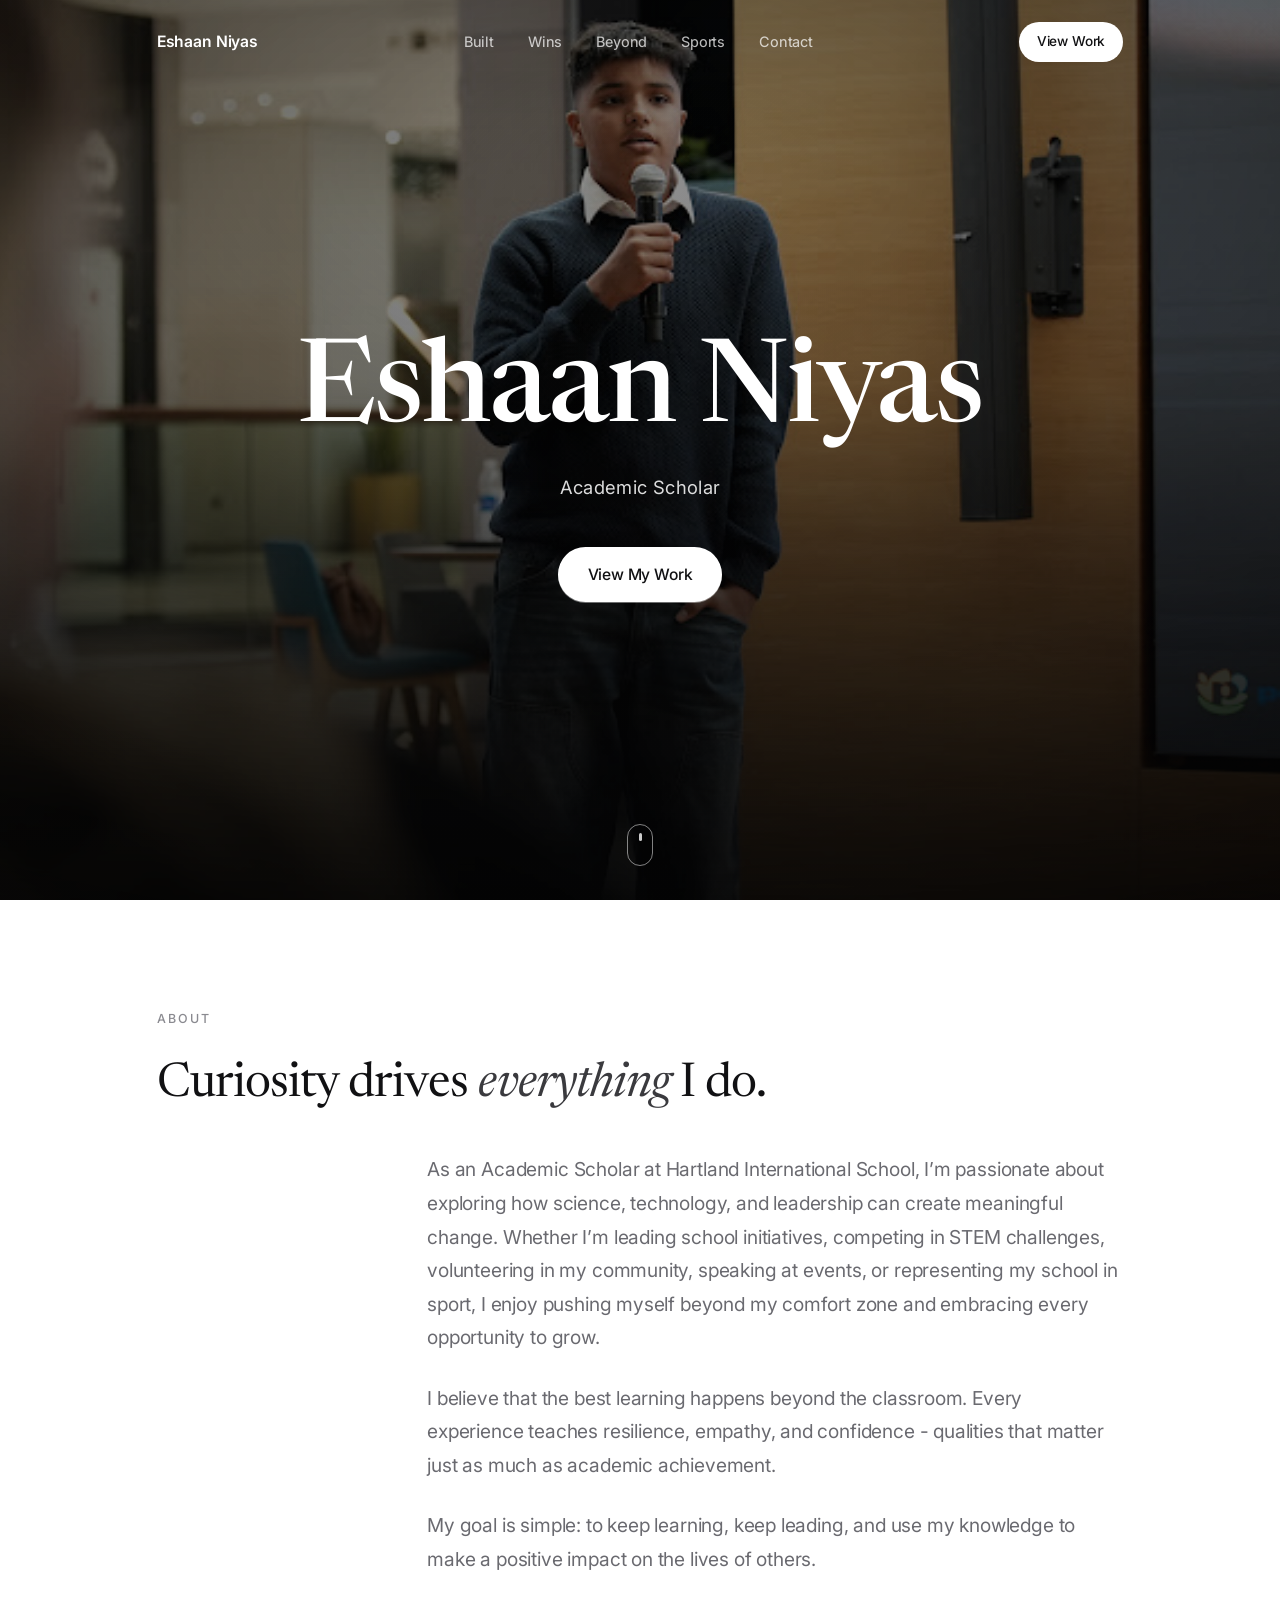
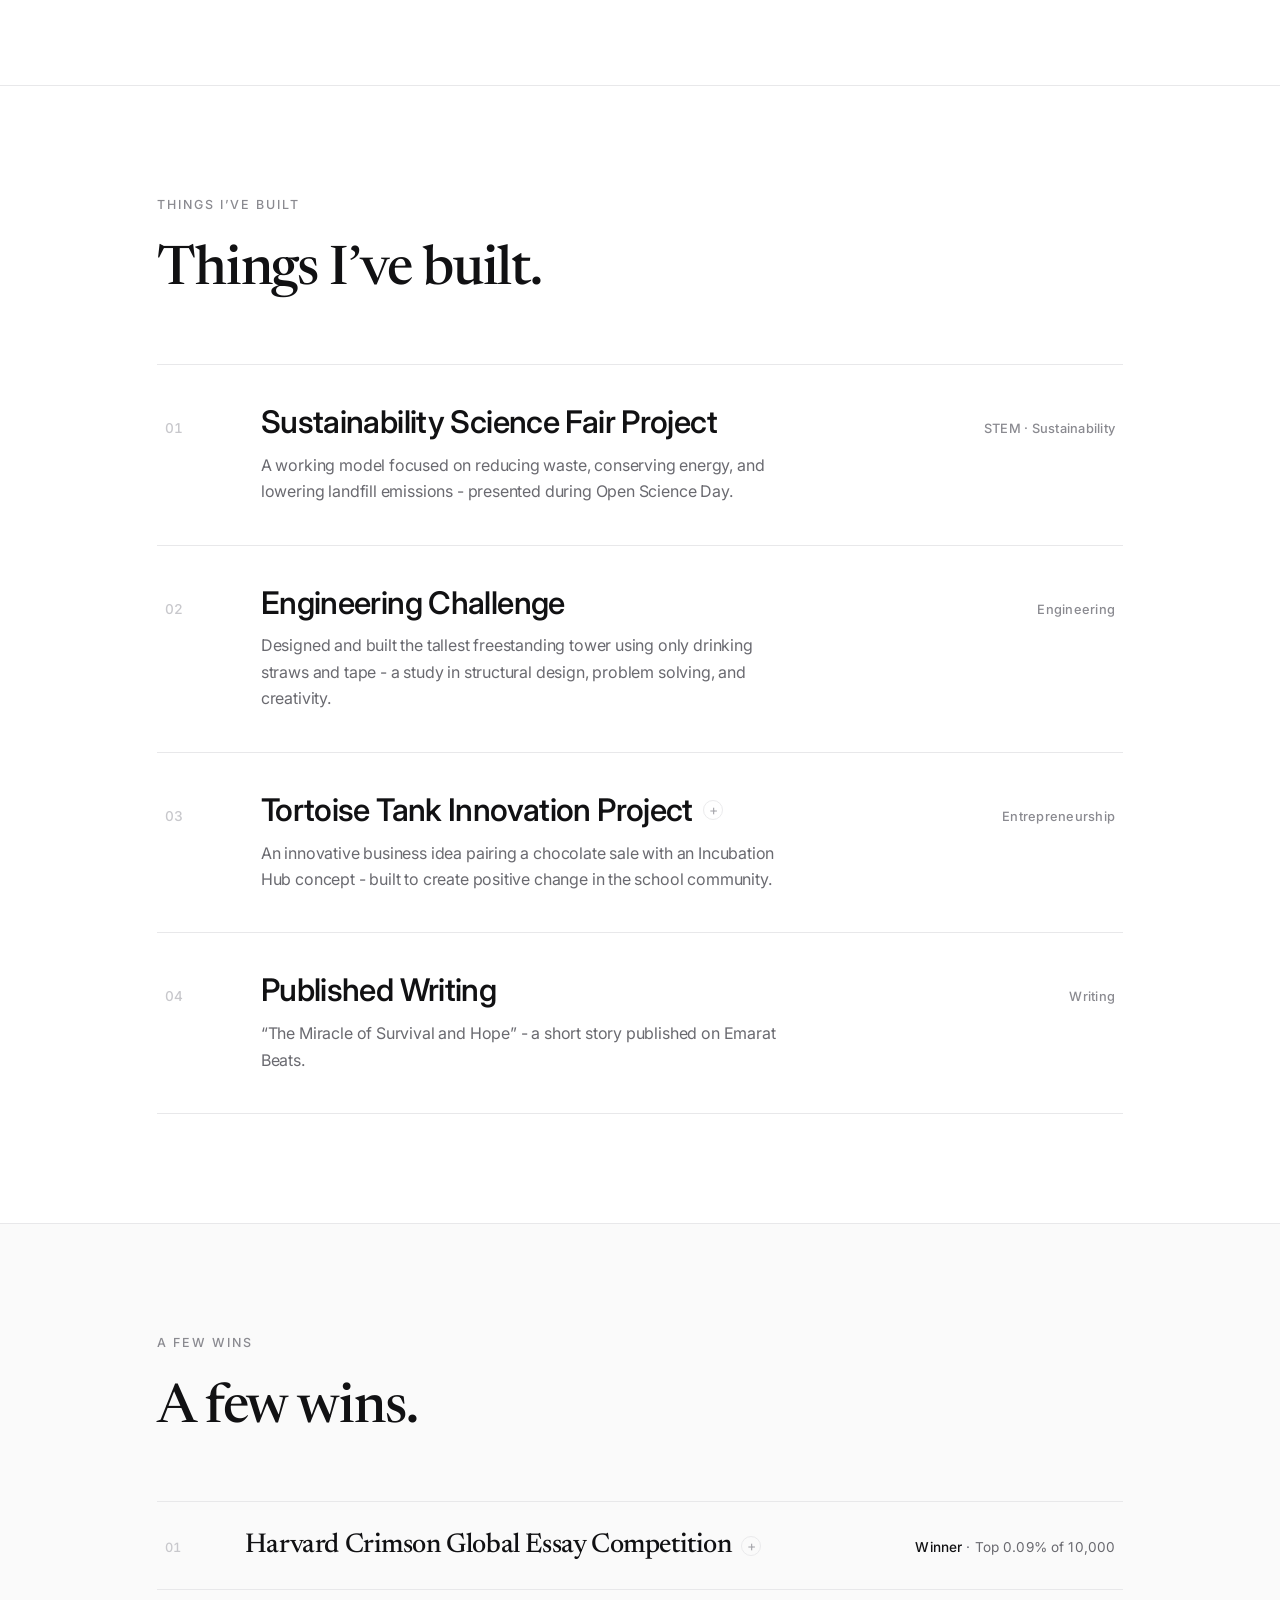
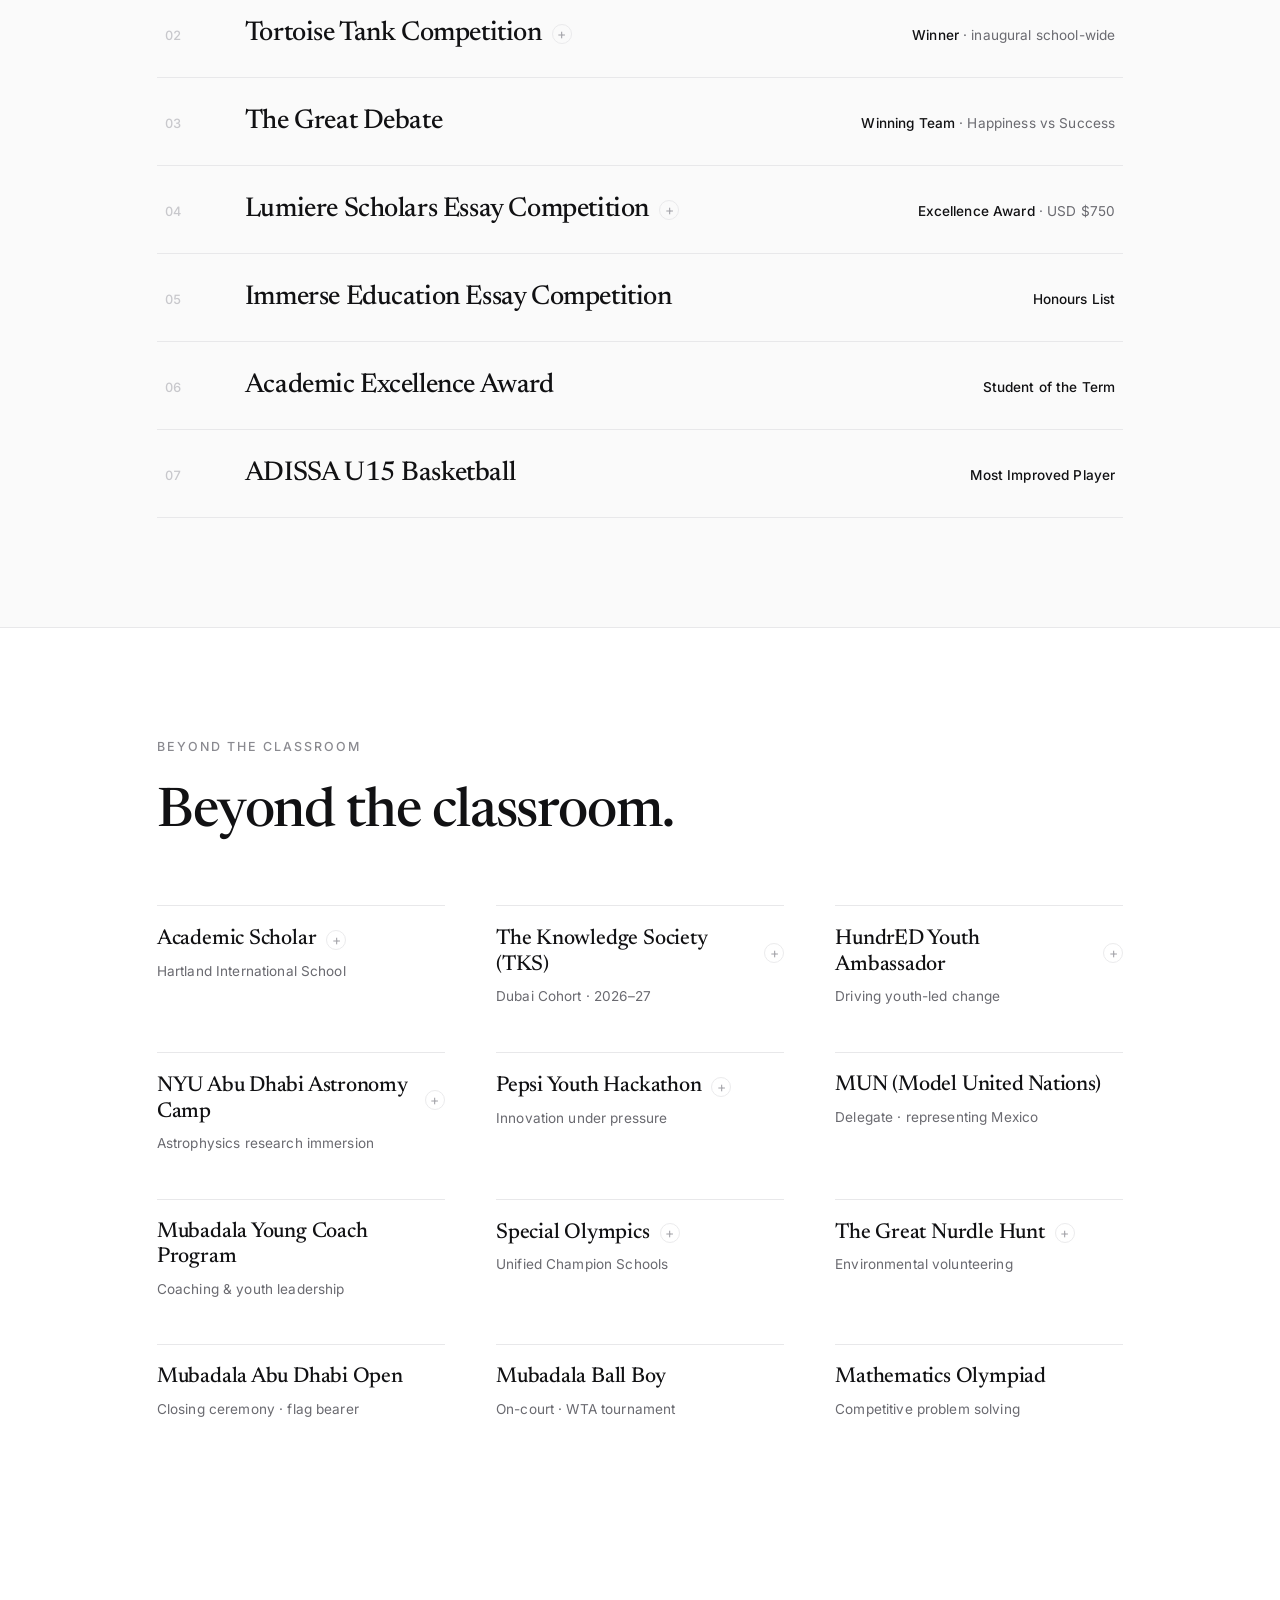
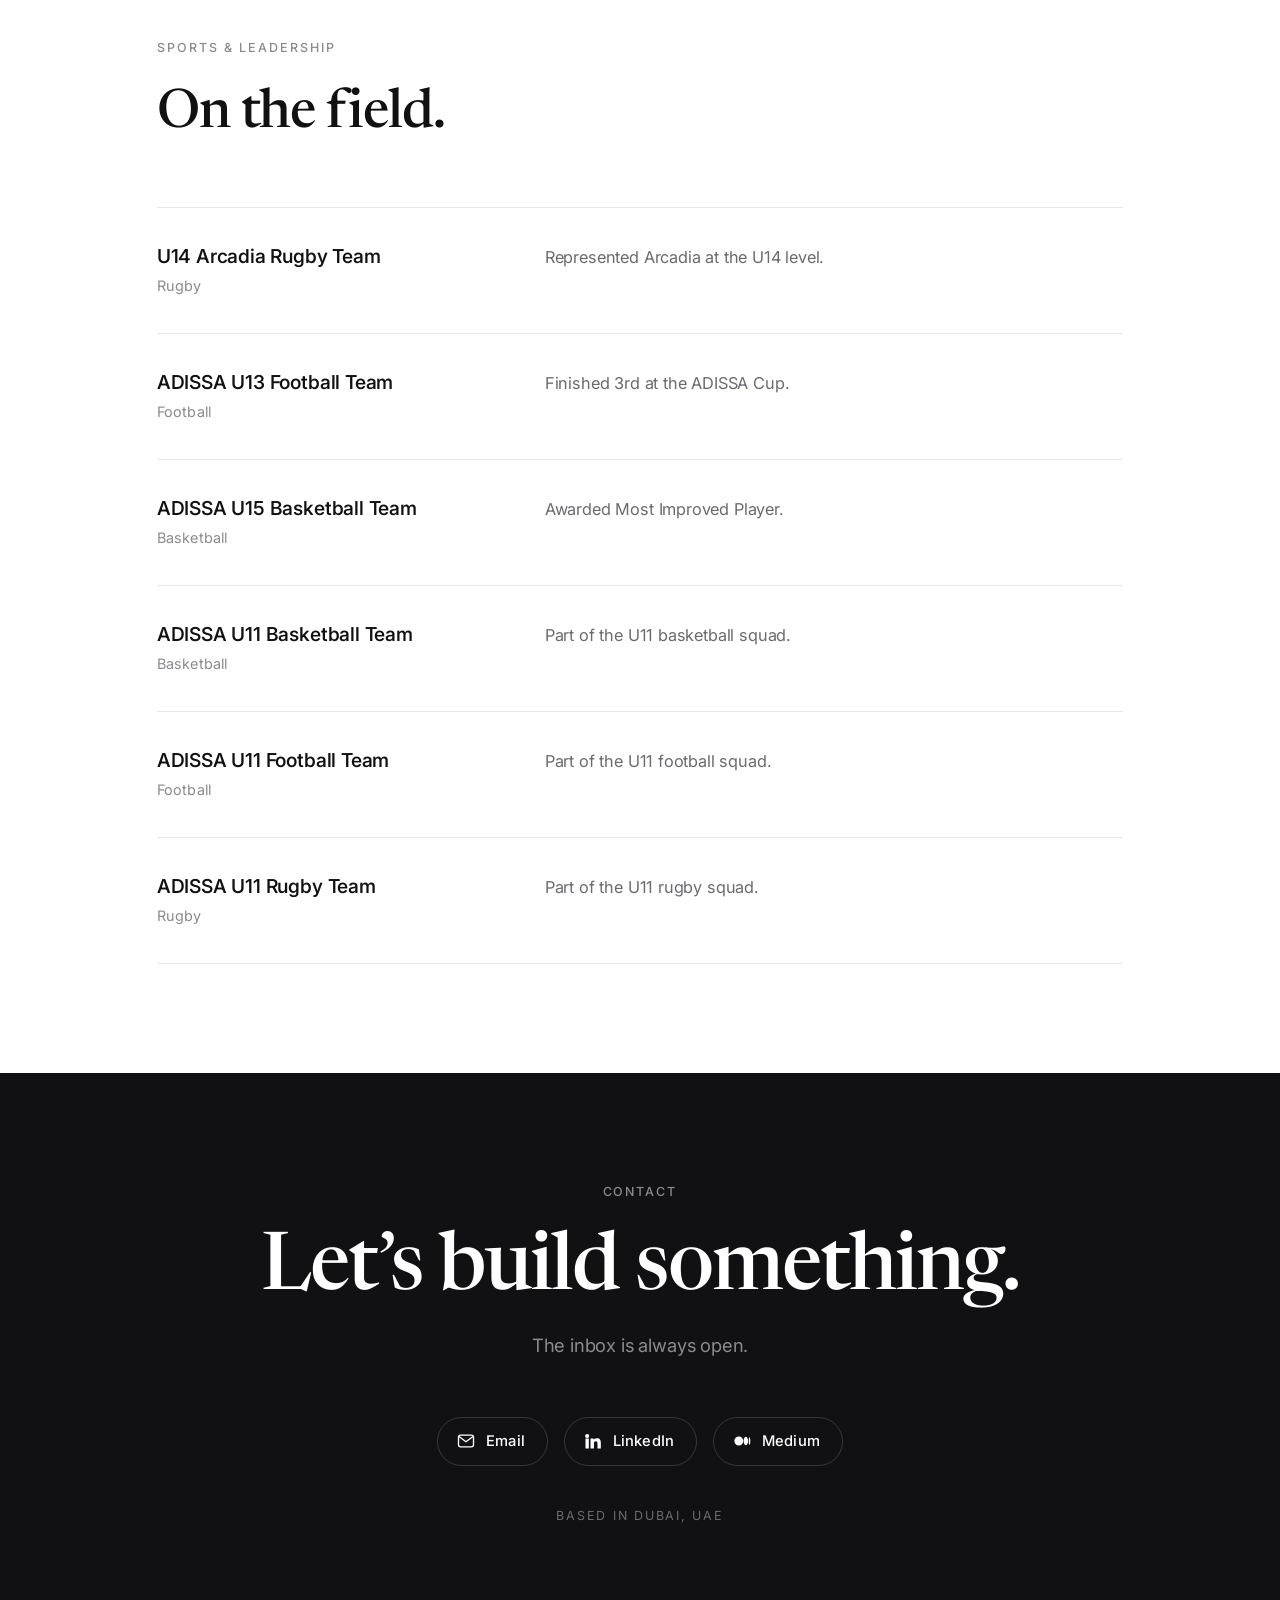
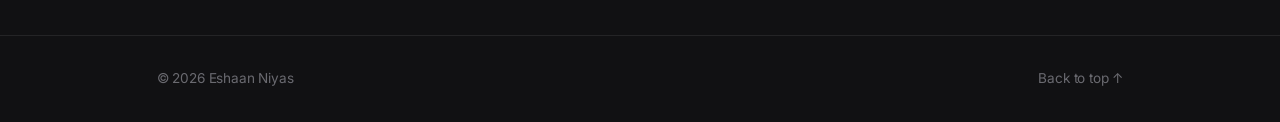
<file: index.html>
<!DOCTYPE html>
<html lang="en">
<head>
  <meta charset="UTF-8" />
  <meta name="viewport" content="width=device-width, initial-scale=1.0" />
  <title>Eshaan Niyas — Student Engineer, AI Builder, Entrepreneur</title>
  <meta name="description" content="Eshaan Niyas — Student Engineer, AI Builder, and Entrepreneur based in Dubai. Selected work, achievements, and experience." />
  <meta name="theme-color" content="#0a0a0a" />

  <!-- Open Graph -->
  <meta property="og:type" content="website" />
  <meta property="og:title" content="Eshaan Niyas" />
  <meta property="og:description" content="Student Engineer • AI Builder • Entrepreneur" />
  <meta property="og:url" content="https://eshaanniyas.com" />
  <meta property="og:image" content="https://eshaanniyas.com/assets/hero.jpg" />

  <link rel="preconnect" href="https://fonts.googleapis.com" />
  <link rel="preconnect" href="https://fonts.gstatic.com" crossorigin />
  <link href="https://fonts.googleapis.com/css2?family=Inter:wght@300;400;500;600;700&family=Newsreader:ital,opsz,wght@0,6..72,400;0,6..72,500;1,6..72,400&display=swap" rel="stylesheet" />

  <link rel="stylesheet" href="styles.css?v=2" />
</head>
<body>

  <a class="skip-link" href="#about">Skip to content</a>

  <!-- NAVIGATION -->
  <header class="nav" id="nav">
    <div class="nav-inner">
      <a href="#top" class="nav-logo" aria-label="Eshaan Niyas — home">Eshaan&nbsp;Niyas</a>
      <nav class="nav-links" aria-label="Primary">
        <a href="#built">Built</a>
        <a href="#wins">Wins</a>
        <a href="#beyond">Beyond</a>
        <a href="#sports">Sports</a>
        <a href="#contact">Contact</a>
      </nav>
      <a href="#built" class="nav-cta">View Work</a>
    </div>
  </header>

  <main id="top">

    <!-- HERO -->
    <section class="hero" id="home">
      <div class="hero-media" aria-hidden="true">
        <div class="hero-parallax" id="heroParallax"></div>
        <div class="hero-grade"></div>
      </div>
      <div class="hero-content">
        <h1 class="hero-title">Eshaan Niyas</h1>
        <p class="hero-sub">Academic Scholar</p>
        <a href="#built" class="btn btn-light">View My Work</a>
      </div>
      <a href="#about" class="hero-scroll" aria-label="Scroll to about">
        <span></span>
      </a>
    </section>

    <!-- ABOUT -->
    <section class="section about reveal r-up" id="about">
      <div class="container">
        <p class="eyebrow">About</p>
        <p class="about-lead">
          Curiosity drives <em>everything</em> I do.
        </p>
        <div class="about-body">
          <p>
            As an Academic Scholar at Hartland International School, I&rsquo;m passionate about
            exploring how science, technology, and leadership can create meaningful change.
            Whether I&rsquo;m leading school initiatives, competing in STEM challenges, volunteering
            in my community, speaking at events, or representing my school in sport, I enjoy pushing
            myself beyond my comfort zone and embracing every opportunity to grow.
          </p>
          <p>
            I believe that the best learning happens beyond the classroom. Every experience teaches
            resilience, empathy, and confidence - qualities that matter just as much as academic
            achievement.
          </p>
          <p>
            My goal is simple: to keep learning, keep leading, and use my knowledge to make a
            positive impact on the lives of others.
          </p>
        </div>
      </div>
    </section>

    <!-- THINGS I'VE BUILT -->
    <section class="section work" id="built">
      <div class="container">
        <div class="section-head reveal r-up">
          <p class="eyebrow">Things I&rsquo;ve Built</p>
          <h2 class="section-title">Things I&rsquo;ve built.</h2>
        </div>

        <ol class="project-list">
          <li class="project reveal r-left" data-gallery="sustainability">
            <span class="project-index">01</span>
            <div class="project-main">
              <h3 class="project-title">Sustainability Science Fair Project</h3>
              <p class="project-desc">
                A working model focused on reducing waste, conserving energy, and lowering
                landfill emissions - presented during Open Science Day.
              </p>
            </div>
            <span class="project-tag">STEM · Sustainability</span>
          </li>

          <li class="project reveal r-left" data-gallery="engineering">
            <span class="project-index">02</span>
            <div class="project-main">
              <h3 class="project-title">Engineering Challenge</h3>
              <p class="project-desc">
                Designed and built the tallest freestanding tower using only drinking straws
                and tape - a study in structural design, problem solving, and creativity.
              </p>
            </div>
            <span class="project-tag">Engineering</span>
          </li>

          <li class="project reveal r-left" data-gallery="tortoise-built">
            <span class="project-index">03</span>
            <div class="project-main">
              <h3 class="project-title">Tortoise Tank Innovation Project</h3>
              <p class="project-desc">
                An innovative business idea pairing a chocolate sale with an Incubation Hub
                concept - built to create positive change in the school community.
              </p>
            </div>
            <span class="project-tag">Entrepreneurship</span>
          </li>

          <li class="project reveal r-left" data-gallery="writing">
            <span class="project-index">04</span>
            <div class="project-main">
              <h3 class="project-title">Published Writing</h3>
              <p class="project-desc">
                &ldquo;The Miracle of Survival and Hope&rdquo; - a short story published on
                Emarat Beats.
              </p>
            </div>
            <span class="project-tag">Writing</span>
          </li>
        </ol>
      </div>
    </section>

    <!-- A FEW WINS -->
    <section class="section achievements" id="wins">
      <div class="container">
        <div class="section-head reveal r-up">
          <p class="eyebrow">A Few Wins</p>
          <h2 class="section-title">A few wins.</h2>
        </div>

        <ol class="honors">
          <li class="honor reveal r-up" data-gallery="harvard">
            <span class="honor-index">01</span>
            <h3 class="honor-title">Harvard Crimson Global Essay Competition</h3>
            <span class="honor-note"><span class="honor-status">Winner</span> · Top 0.09% of 10,000</span>
          </li>
          <li class="honor reveal r-up" data-gallery="tortoise-win">
            <span class="honor-index">02</span>
            <h3 class="honor-title">Tortoise Tank Competition</h3>
            <span class="honor-note"><span class="honor-status">Winner</span> · inaugural school-wide</span>
          </li>
          <li class="honor reveal r-up" data-gallery="great-debate">
            <span class="honor-index">03</span>
            <h3 class="honor-title">The Great Debate</h3>
            <span class="honor-note"><span class="honor-status">Winning Team</span> · Happiness vs Success</span>
          </li>
          <li class="honor reveal r-up" data-gallery="lumiere">
            <span class="honor-index">04</span>
            <h3 class="honor-title">Lumiere Scholars Essay Competition</h3>
            <span class="honor-note"><span class="honor-status">Excellence Award</span> · USD&nbsp;$750</span>
          </li>
          <li class="honor reveal r-up" data-gallery="immerse">
            <span class="honor-index">05</span>
            <h3 class="honor-title">Immerse Education Essay Competition</h3>
            <span class="honor-note"><span class="honor-status">Honours List</span></span>
          </li>
          <li class="honor reveal r-up" data-gallery="academic-excellence">
            <span class="honor-index">06</span>
            <h3 class="honor-title">Academic Excellence Award</h3>
            <span class="honor-note"><span class="honor-status">Student of the Term</span></span>
          </li>
          <li class="honor reveal r-up" data-gallery="basketball-u15">
            <span class="honor-index">07</span>
            <h3 class="honor-title">ADISSA U15 Basketball</h3>
            <span class="honor-note"><span class="honor-status">Most Improved Player</span></span>
          </li>
        </ol>
      </div>
    </section>

    <!-- BEYOND THE CLASSROOM -->
    <section class="section beyond" id="beyond">
      <div class="container">
        <div class="section-head reveal r-up">
          <p class="eyebrow">Beyond the Classroom</p>
          <h2 class="section-title">Beyond the classroom.</h2>
        </div>

        <div class="beyond-grid">
          <div class="beyond-item reveal r-up" data-gallery="academic-scholar">
            <h3 class="beyond-name">Academic Scholar</h3>
            <p class="beyond-note">Hartland International School</p>
          </div>
          <div class="beyond-item reveal r-up" data-gallery="tks">
            <h3 class="beyond-name">The Knowledge Society (TKS)</h3>
            <p class="beyond-note">Dubai Cohort · 2026–27</p>
          </div>
          <div class="beyond-item reveal r-up" data-gallery="hundred">
            <h3 class="beyond-name">HundrED Youth Ambassador</h3>
            <p class="beyond-note">Driving youth-led change</p>
          </div>
          <div class="beyond-item reveal r-up" data-gallery="astronomy">
            <h3 class="beyond-name">NYU Abu Dhabi Astronomy Camp</h3>
            <p class="beyond-note">Astrophysics research immersion</p>
          </div>
          <div class="beyond-item reveal r-up" data-gallery="pepsi">
            <h3 class="beyond-name">Pepsi Youth Hackathon</h3>
            <p class="beyond-note">Innovation under pressure</p>
          </div>
          <div class="beyond-item reveal r-up" data-gallery="mun">
            <h3 class="beyond-name">MUN (Model United Nations)</h3>
            <p class="beyond-note">Delegate · representing Mexico</p>
          </div>
          <div class="beyond-item reveal r-up" data-gallery="young-coach">
            <h3 class="beyond-name">Mubadala Young Coach Program</h3>
            <p class="beyond-note">Coaching &amp; youth leadership</p>
          </div>
          <div class="beyond-item reveal r-up" data-gallery="special-olympics">
            <h3 class="beyond-name">Special Olympics</h3>
            <p class="beyond-note">Unified Champion Schools</p>
          </div>
          <div class="beyond-item reveal r-up" data-gallery="nurdle">
            <h3 class="beyond-name">The Great Nurdle Hunt</h3>
            <p class="beyond-note">Environmental volunteering</p>
          </div>
          <div class="beyond-item reveal r-up" data-gallery="mubadala-open">
            <h3 class="beyond-name">Mubadala Abu Dhabi Open</h3>
            <p class="beyond-note">Closing ceremony · flag bearer</p>
          </div>
          <div class="beyond-item reveal r-up">
            <h3 class="beyond-name">Mubadala Ball Boy</h3>
            <p class="beyond-note">On-court · WTA tournament</p>
          </div>
          <div class="beyond-item reveal r-up">
            <h3 class="beyond-name">Mathematics Olympiad</h3>
            <p class="beyond-note">Competitive problem solving</p>
          </div>
        </div>
      </div>
    </section>

    <!-- SPORTS & LEADERSHIP -->
    <section class="section experience" id="sports">
      <div class="container">
        <div class="section-head reveal r-up">
          <p class="eyebrow">Sports &amp; Leadership</p>
          <h2 class="section-title">On the field.</h2>
        </div>

        <ul class="timeline">
          <li class="tl reveal r-right" data-gallery="rugby-u14">
            <div class="tl-role">
              <h3>U14 Arcadia Rugby Team</h3>
              <p>Rugby</p>
            </div>
            <p class="tl-desc">Represented Arcadia at the U14 level.</p>
          </li>

          <li class="tl reveal r-right" data-gallery="football-u13">
            <div class="tl-role">
              <h3>ADISSA U13 Football Team</h3>
              <p>Football</p>
            </div>
            <p class="tl-desc">Finished 3rd at the ADISSA Cup.</p>
          </li>

          <li class="tl reveal r-right" data-gallery="basketball-u15">
            <div class="tl-role">
              <h3>ADISSA U15 Basketball Team</h3>
              <p>Basketball</p>
            </div>
            <p class="tl-desc">Awarded Most Improved Player.</p>
          </li>

          <li class="tl reveal r-right" data-gallery="u11">
            <div class="tl-role">
              <h3>ADISSA U11 Basketball Team</h3>
              <p>Basketball</p>
            </div>
            <p class="tl-desc">Part of the U11 basketball squad.</p>
          </li>

          <li class="tl reveal r-right" data-gallery="u11">
            <div class="tl-role">
              <h3>ADISSA U11 Football Team</h3>
              <p>Football</p>
            </div>
            <p class="tl-desc">Part of the U11 football squad.</p>
          </li>

          <li class="tl reveal r-right" data-gallery="u11">
            <div class="tl-role">
              <h3>ADISSA U11 Rugby Team</h3>
              <p>Rugby</p>
            </div>
            <p class="tl-desc">Part of the U11 rugby squad.</p>
          </li>
        </ul>
      </div>
    </section>

    <!-- CONTACT -->
    <section class="section contact" id="contact">
      <div class="container">
        <p class="eyebrow">Contact</p>
        <h2 class="contact-title reveal r-up">Let&rsquo;s build something.</h2>
        <p class="contact-lead reveal r-up">
          The inbox is always open.
        </p>

        <div class="contact-socials reveal r-up">
          <a href="mailto:niyaseshaan@gmail.com" class="social-btn" aria-label="Email Eshaan">
            <svg viewBox="0 0 24 24" fill="none" aria-hidden="true">
              <rect x="3" y="5" width="18" height="14" rx="2.5" stroke="currentColor" stroke-width="1.6"/>
              <path d="M4 7l8 6 8-6" stroke="currentColor" stroke-width="1.6" stroke-linecap="round" stroke-linejoin="round"/>
            </svg>
            <span class="social-name">Email</span>
          </a>
          <a href="https://www.linkedin.com/in/eshaanniyas" target="_blank" rel="noopener" class="social-btn" aria-label="LinkedIn profile">
            <svg viewBox="0 0 24 24" fill="currentColor" aria-hidden="true">
              <path d="M4.98 3.5A2.5 2.5 0 1 0 5 8.5a2.5 2.5 0 0 0-.02-5zM3 9h4v12H3V9zm6 0h3.8v1.64h.05c.53-.95 1.83-1.95 3.77-1.95 4.03 0 4.78 2.5 4.78 5.75V21h-4v-5.66c0-1.35-.03-3.08-1.98-3.08-1.98 0-2.28 1.46-2.28 2.98V21H9V9z"/>
            </svg>
            <span class="social-name">LinkedIn</span>
          </a>
          <a href="https://medium.com/@niyaseshaan" target="_blank" rel="noopener" class="social-btn" aria-label="Medium profile">
            <svg viewBox="0 0 24 24" fill="currentColor" aria-hidden="true">
              <path d="M13.54 12c0 3.02-2.4 5.47-5.36 5.47S2.82 15.02 2.82 12s2.4-5.47 5.36-5.47S13.54 8.98 13.54 12zM19.32 12c0 2.84-1.2 5.15-2.68 5.15S13.96 14.84 13.96 12s1.2-5.15 2.68-5.15S19.32 9.16 19.32 12zM22 12c0 2.55-.42 4.62-.94 4.62s-.94-2.07-.94-4.62.42-4.62.94-4.62.94 2.07.94 4.62z"/>
            </svg>
            <span class="social-name">Medium</span>
          </a>
        </div>

        <p class="contact-loc reveal r-up">Based in Dubai, UAE</p>
      </div>
    </section>
  </main>

  <footer class="footer">
    <div class="container footer-inner">
      <span>© <span id="year">2026</span> Eshaan Niyas</span>
      <a href="#top" class="footer-top">Back to top ↑</a>
    </div>
  </footer>

  <!-- LIGHTBOX -->
  <div class="lightbox" id="lightbox" role="dialog" aria-modal="true" aria-label="Photo gallery" hidden>
    <button class="lb-close" id="lbClose" aria-label="Close gallery">&times;</button>
    <button class="lb-nav lb-prev" id="lbPrev" aria-label="Previous photo">&#8249;</button>
    <figure class="lb-stage">
      <img class="lb-img" id="lbImg" alt="" />
      <figcaption class="lb-caption"><span id="lbTitle"></span><span id="lbCount"></span></figcaption>
      <p class="lb-desc" id="lbDesc"></p>
    </figure>
    <button class="lb-nav lb-next" id="lbNext" aria-label="Next photo">&#8250;</button>
  </div>

  <script src="gallery-data.js?v=2"></script>
  <script src="script.js?v=2"></script>
</body>
</html>

<!-- republish 2026-08-07T00:13:00Z -->
</file>
<file: styles.css>
/* =========================================================
   Eshaan Niyas — Portfolio
   Design system: minimal, monochrome, typographic.
   ========================================================= */

:root {
  --black:      #0a0a0a;
  --ink:        #111113;
  --gray-900:   #1c1c1e;
  --gray-700:   #3a3a3e;
  --gray-500:   #6a6a70;
  --gray-400:   #8a8a90;
  --gray-300:   #c8c8cc;
  --gray-200:   #e6e6e8;
  --gray-100:   #f2f2f4;
  --gray-50:    #fafafa;
  --white:      #ffffff;
  --accent:     #0a0a0a;

  --line:       #e8e8ea;

  --sans: "Inter", -apple-system, BlinkMacSystemFont, "Segoe UI", Roboto, Helvetica, Arial, sans-serif;
  --serif: "Newsreader", Georgia, "Times New Roman", serif;

  --container: 1120px;
  --pad: clamp(24px, 6vw, 80px);

  --ease: cubic-bezier(0.22, 1, 0.36, 1);
}

/* ---------- Reset ---------- */
*, *::before, *::after { box-sizing: border-box; margin: 0; padding: 0; }

html {
  scroll-behavior: smooth;
  -webkit-text-size-adjust: 100%;
}

body {
  font-family: var(--sans);
  color: var(--ink);
  background: var(--white);
  line-height: 1.6;
  font-weight: 400;
  letter-spacing: -0.011em;
  -webkit-font-smoothing: antialiased;
  -moz-osx-font-smoothing: grayscale;
  text-rendering: optimizeLegibility;
}

img { max-width: 100%; display: block; }
a { color: inherit; text-decoration: none; }
em { font-style: italic; }

::selection { background: var(--ink); color: var(--white); }

.container {
  width: 100%;
  max-width: var(--container);
  margin: 0 auto;
  padding-inline: var(--pad);
}

.skip-link {
  position: absolute;
  left: -9999px;
  top: 0;
  z-index: 200;
  background: var(--ink);
  color: var(--white);
  padding: 12px 18px;
  border-radius: 0 0 8px 0;
  font-size: 0.85rem;
}
.skip-link:focus { left: 0; }

/* ---------- Navigation ---------- */
.nav {
  position: fixed;
  inset: 0 0 auto 0;
  z-index: 100;
  transition: background 0.4s var(--ease), border-color 0.4s var(--ease), backdrop-filter 0.4s var(--ease);
  border-bottom: 1px solid transparent;
}
.nav-inner {
  max-width: var(--container);
  margin: 0 auto;
  padding: 22px var(--pad);
  display: flex;
  align-items: center;
  justify-content: space-between;
  gap: 24px;
  transition: padding 0.4s var(--ease);
}
.nav-logo {
  font-size: 0.98rem;
  font-weight: 600;
  letter-spacing: -0.01em;
  color: var(--white);
  transition: color 0.4s var(--ease);
  white-space: nowrap;
}
.nav-links {
  display: flex;
  gap: 34px;
  margin-inline: auto;
}
.nav-links a {
  font-size: 0.9rem;
  font-weight: 450;
  color: rgba(255, 255, 255, 0.72);
  transition: color 0.25s var(--ease);
}
.nav-links a:hover { color: var(--white); }

.nav-cta {
  font-size: 0.85rem;
  font-weight: 500;
  color: var(--ink);
  background: var(--white);
  padding: 9px 18px;
  border-radius: 999px;
  transition: transform 0.25s var(--ease), opacity 0.25s var(--ease), background 0.4s var(--ease), color 0.4s var(--ease);
}
.nav-cta:hover { transform: translateY(-1px); opacity: 0.9; }

/* Scrolled state — light bar */
.nav.scrolled {
  background: rgba(255, 255, 255, 0.72);
  backdrop-filter: saturate(180%) blur(20px);
  -webkit-backdrop-filter: saturate(180%) blur(20px);
  border-bottom: 1px solid var(--line);
}
.nav.scrolled .nav-inner { padding-block: 15px; }
.nav.scrolled .nav-logo { color: var(--ink); }
.nav.scrolled .nav-links a { color: var(--gray-500); }
.nav.scrolled .nav-links a:hover { color: var(--ink); }
.nav.scrolled .nav-cta { background: var(--ink); color: var(--white); }

/* ---------- Hero ---------- */
.hero {
  position: relative;
  min-height: 100svh;
  display: flex;
  flex-direction: column;
  align-items: center;
  justify-content: center;
  text-align: center;
  color: var(--white);
  padding: 120px 24px 80px;
  overflow: hidden;
}
.hero-media { position: absolute; inset: 0; z-index: 0; }
.hero-parallax {
  position: absolute;
  inset: -10% 0 -10% 0;      /* extra height for parallax travel */
  background-image: url("assets/hero.jpg");
  background-size: cover;
  background-position: center 22%;
  background-repeat: no-repeat;
  /* Cinematic grade */
  filter: grayscale(18%) contrast(1.06) brightness(0.92) saturate(0.92);
  will-change: transform;
}
.hero-grade {
  position: absolute;
  inset: 0;
  background:
    radial-gradient(120% 90% at 50% 20%, rgba(0,0,0,0.15), rgba(0,0,0,0.55) 70%, rgba(0,0,0,0.72)),
    linear-gradient(180deg, rgba(10,10,12,0.35) 0%, rgba(10,10,12,0.25) 42%, rgba(10,10,12,0.85) 100%);
}

.hero-content {
  position: relative;
  z-index: 2;
  max-width: 820px;
}
.hero-title {
  font-family: var(--serif);
  font-weight: 500;
  font-size: clamp(3.2rem, 11vw, 7.2rem);
  line-height: 0.98;
  letter-spacing: -0.02em;
  margin-bottom: 22px;
  opacity: 0;
  transform: translateY(24px);
  animation: rise 1s var(--ease) 0.15s forwards;
}
.hero-sub {
  font-size: clamp(0.95rem, 2.2vw, 1.15rem);
  font-weight: 400;
  letter-spacing: 0.02em;
  color: rgba(255, 255, 255, 0.86);
  margin-bottom: 44px;
  opacity: 0;
  transform: translateY(24px);
  animation: rise 1s var(--ease) 0.32s forwards;
}
.hero-content .btn {
  opacity: 0;
  transform: translateY(24px);
  animation: rise 1s var(--ease) 0.5s forwards;
}

/* Buttons */
.btn {
  display: inline-flex;
  align-items: center;
  gap: 10px;
  font-size: 0.98rem;
  font-weight: 500;
  padding: 15px 30px;
  border-radius: 999px;
  transition: transform 0.3s var(--ease), box-shadow 0.3s var(--ease), background 0.3s var(--ease), color 0.3s var(--ease);
}
.btn-light {
  background: var(--white);
  color: var(--ink);
  box-shadow: 0 1px 0 rgba(255,255,255,0.4);
}
.btn-light:hover {
  transform: translateY(-2px);
  box-shadow: 0 18px 40px rgba(0, 0, 0, 0.28);
}

/* Scroll cue */
.hero-scroll {
  position: absolute;
  bottom: 34px;
  left: 50%;
  transform: translateX(-50%);
  z-index: 2;
  width: 26px;
  height: 42px;
  border: 1.5px solid rgba(255, 255, 255, 0.5);
  border-radius: 999px;
  display: flex;
  justify-content: center;
  padding-top: 8px;
}
.hero-scroll span {
  width: 3px;
  height: 8px;
  border-radius: 3px;
  background: rgba(255, 255, 255, 0.8);
  animation: scrollcue 1.8s var(--ease) infinite;
}

/* ---------- Sections ---------- */
.section {
  padding-block: clamp(64px, 8.5vw, 116px);
}
.eyebrow {
  font-size: 0.78rem;
  font-weight: 500;
  letter-spacing: 0.16em;
  text-transform: uppercase;
  color: var(--gray-400);
  margin-bottom: 28px;
}
.section-head { margin-bottom: clamp(40px, 5vw, 64px); }
.section-title {
  font-family: var(--serif);
  font-weight: 500;
  font-size: clamp(2rem, 5vw, 3.4rem);
  line-height: 1.04;
  letter-spacing: -0.02em;
  color: var(--ink);
  max-width: 20ch;
}

/* ---------- About ---------- */
.about { border-bottom: 1px solid var(--line); }
.about-lead {
  font-family: var(--serif);
  font-weight: 400;
  font-size: clamp(1.7rem, 4.2vw, 3rem);
  line-height: 1.18;
  letter-spacing: -0.02em;
  color: var(--ink);
  max-width: 22ch;
  margin-bottom: 40px;
}
.about-lead em { font-style: italic; color: var(--gray-700); }
.about-body {
  font-size: clamp(1.05rem, 2vw, 1.2rem);
  line-height: 1.75;
  color: var(--gray-500);
  max-width: 58ch;
  margin-left: auto;
}
.about-body p + p { margin-top: 1.4em; }

/* ---------- Featured Projects ---------- */
.project-list { list-style: none; }
.project {
  display: grid;
  grid-template-columns: 64px 1fr auto;
  gap: 32px;
  align-items: baseline;
  padding: 40px 8px;
  border-top: 1px solid var(--line);
  transition: padding-left 0.4s var(--ease);
}
.project-list .project:last-child { border-bottom: 1px solid var(--line); }
.project:hover { padding-left: 20px; }
.project-index {
  font-size: 0.85rem;
  font-weight: 500;
  color: var(--gray-300);
  font-variant-numeric: tabular-nums;
  letter-spacing: 0.02em;
}
.project-title {
  font-size: clamp(1.35rem, 3vw, 1.95rem);
  font-weight: 550;
  letter-spacing: -0.02em;
  color: var(--ink);
  margin-bottom: 12px;
  line-height: 1.12;
}
.project-desc {
  font-size: 1rem;
  line-height: 1.65;
  color: var(--gray-500);
  max-width: 54ch;
}
.project-tag {
  font-size: 0.8rem;
  font-weight: 500;
  letter-spacing: 0.02em;
  color: var(--gray-400);
  white-space: nowrap;
  text-align: right;
}

/* ---------- Achievements (curated honors list) ---------- */
.achievements { background: var(--gray-50); border-block: 1px solid var(--line); }
.honors { list-style: none; }
.honor {
  display: grid;
  grid-template-columns: 48px 1fr auto;
  align-items: baseline;
  gap: 20px 32px;
  padding: 28px 8px;
  border-top: 1px solid var(--line);
  transition: padding-left 0.4s var(--ease);
}
.honors .honor:last-child { border-bottom: 1px solid var(--line); }
.honor:hover { padding-left: 16px; }
.honor-index {
  font-size: 0.8rem;
  font-weight: 500;
  color: var(--gray-300);
  font-variant-numeric: tabular-nums;
  letter-spacing: 0.02em;
}
.honor-title {
  font-family: var(--serif);
  font-weight: 500;
  font-size: clamp(1.25rem, 2.6vw, 1.7rem);
  line-height: 1.14;
  letter-spacing: -0.015em;
  color: var(--ink);
}
.honor-note {
  font-size: 0.85rem;
  color: var(--gray-500);
  letter-spacing: 0.01em;
  white-space: nowrap;
  text-align: right;
}
.honor-status {
  color: var(--ink);
  font-weight: 500;
}

/* ---------- Beyond the Classroom ---------- */
.beyond-grid {
  display: grid;
  grid-template-columns: repeat(3, 1fr);
  column-gap: clamp(24px, 4vw, 56px);
  row-gap: clamp(28px, 3.5vw, 44px);
}
.beyond-item {
  padding-top: 20px;
  border-top: 1px solid var(--line);
}
.beyond-name {
  font-family: var(--serif);
  font-weight: 500;
  font-size: clamp(1.1rem, 1.7vw, 1.35rem);
  line-height: 1.18;
  letter-spacing: -0.01em;
  color: var(--ink);
  margin-bottom: 8px;
}
.beyond-note {
  font-size: 0.85rem;
  color: var(--gray-500);
  letter-spacing: 0.01em;
}

/* ---------- Experience ---------- */
.timeline { list-style: none; }
.tl {
  display: grid;
  grid-template-columns: minmax(260px, 340px) 1fr;
  gap: 32px 48px;
  padding: 36px 0;
  border-top: 1px solid var(--line);
}
.timeline .tl:last-child { border-bottom: 1px solid var(--line); }
.tl-role h3 {
  font-size: 1.2rem;
  font-weight: 550;
  letter-spacing: -0.01em;
  color: var(--ink);
  line-height: 1.25;
  margin-bottom: 6px;
}
.tl-role p {
  font-size: 0.9rem;
  color: var(--gray-400);
  letter-spacing: 0.01em;
}
.tl-desc {
  font-size: 1.02rem;
  line-height: 1.7;
  color: var(--gray-500);
  max-width: 56ch;
}

/* ---------- Contact ---------- */
.contact {
  text-align: center;
  background: var(--ink);
  color: var(--white);
}
.contact .eyebrow { color: var(--gray-400); }
.contact-title {
  font-family: var(--serif);
  font-weight: 500;
  font-size: clamp(2.4rem, 8vw, 5rem);
  line-height: 1.02;
  letter-spacing: -0.025em;
  margin-bottom: 20px;
}
.contact-lead {
  font-size: clamp(1rem, 2vw, 1.15rem);
  color: var(--gray-400);
  max-width: 44ch;
  margin: 0 auto 40px;
}
.contact-email {
  display: inline-block;
  font-family: var(--serif);
  font-size: clamp(1.4rem, 4vw, 2.2rem);
  font-weight: 400;
  color: var(--white);
  padding-bottom: 6px;
  border-bottom: 1px solid rgba(255, 255, 255, 0.28);
  transition: border-color 0.3s var(--ease), opacity 0.3s var(--ease);
}
.contact-email:hover { border-color: var(--white); opacity: 0.85; }

/* Social icon buttons */
.contact-socials {
  margin-top: 56px;
  display: flex;
  justify-content: center;
  flex-wrap: wrap;
  gap: 16px;
}
.social-btn {
  display: inline-flex;
  align-items: center;
  gap: 10px;
  padding: 12px 22px 12px 18px;
  border: 1px solid rgba(255, 255, 255, 0.16);
  border-radius: 999px;
  color: var(--white);
  background: transparent;
  transition: background 0.3s var(--ease), border-color 0.3s var(--ease),
    color 0.3s var(--ease), transform 0.3s var(--ease);
}
.social-btn svg {
  width: 20px;
  height: 20px;
  flex-shrink: 0;
}
.social-name {
  font-size: 0.92rem;
  font-weight: 500;
  letter-spacing: 0.01em;
}
.social-btn:hover {
  background: var(--white);
  border-color: var(--white);
  color: var(--black);
  transform: translateY(-2px);
}
.contact-loc {
  margin-top: 40px;
  font-size: 0.78rem;
  letter-spacing: 0.14em;
  text-transform: uppercase;
  color: var(--gray-500);
}

/* ---------- Footer ---------- */
.footer {
  background: var(--ink);
  color: var(--gray-500);
  border-top: 1px solid rgba(255, 255, 255, 0.08);
  padding-block: 32px;
}
.footer-inner {
  display: flex;
  align-items: center;
  justify-content: space-between;
  gap: 16px;
  font-size: 0.85rem;
}
.footer-top { transition: color 0.3s var(--ease); }
.footer-top:hover { color: var(--white); }

/* ---------- Reveal on scroll (varied) ---------- */
.reveal {
  opacity: 0;
  transition: opacity 0.8s var(--ease), transform 0.9s var(--ease), filter 0.9s var(--ease);
  transition-delay: var(--d, 0s);
}
.reveal.r-up    { transform: translateY(30px); }
.reveal.r-left  { transform: translateX(-36px); }
.reveal.r-right { transform: translateX(36px); }
.reveal.r-scale { transform: scale(0.94); }
.reveal.r-blur  { transform: translateY(16px); filter: blur(10px); }
.reveal.is-visible {
  opacity: 1;
  transform: none;
  filter: none;
}

/* ---------- Keyframes ---------- */
@keyframes rise {
  to { opacity: 1; transform: none; }
}
@keyframes scrollcue {
  0% { opacity: 0; transform: translateY(-4px); }
  40% { opacity: 1; }
  80% { opacity: 0; transform: translateY(10px); }
  100% { opacity: 0; }
}

/* ---------- Responsive ---------- */
@media (max-width: 860px) {
  .nav-links { display: none; }
  .about-body { margin-left: 0; }
  .beyond-grid { grid-template-columns: repeat(2, 1fr); }
  .tl { grid-template-columns: 1fr; gap: 12px; }
}

@media (max-width: 560px) {
  .project {
    grid-template-columns: 1fr;
    gap: 10px;
    padding-block: 30px;
  }
  .project-index { display: none; }
  .project-tag { text-align: left; }
  .project:hover { padding-left: 8px; }
  .nav-cta { display: none; }
  .honor {
    grid-template-columns: 1fr;
    gap: 8px;
    padding-block: 24px;
  }
  .honor-index { display: none; }
  .honor-note { text-align: left; white-space: normal; }
  .honor:hover { padding-left: 8px; }
  .beyond-grid { grid-template-columns: 1fr; }
}

/* ---------- Motion / a11y preferences ---------- */
@media (prefers-reduced-motion: reduce) {
  html { scroll-behavior: auto; }
  *, *::before, *::after {
    animation-duration: 0.001ms !important;
    animation-iteration-count: 1 !important;
    transition-duration: 0.001ms !important;
  }
  .reveal { opacity: 1; transform: none; filter: none; }
  .hero-title, .hero-sub, .hero-content .btn { opacity: 1; transform: none; }
}

:focus-visible {
  outline: 2px solid var(--ink);
  outline-offset: 3px;
  border-radius: 4px;
}
.contact :focus-visible, .footer :focus-visible, .nav :focus-visible {
  outline-color: currentColor;
}

/* ---- Photo galleries ---- */
.has-gallery {
  cursor: pointer;
}

.project.has-gallery .project-title,
.tl.has-gallery .tl-role h3,
.honor.has-gallery .honor-title,
.beyond-item.has-gallery .beyond-name {
  display: inline-flex;
  align-items: center;
  gap: 10px;
}

.has-gallery .project-title::after,
.has-gallery .tl-role h3::after,
.has-gallery .honor-title::after,
.has-gallery .beyond-name::after {
  content: "+";
  flex: none;
  width: 20px;
  height: 20px;
  display: inline-flex;
  align-items: center;
  justify-content: center;
  border: 1px solid var(--line);
  border-radius: 50%;
  font-family: var(--sans, "Inter", sans-serif);
  font-size: 14px;
  font-weight: 400;
  line-height: 1;
  color: #9a9aa0;
  opacity: 0.85;
  transition: background 0.25s var(--ease), color 0.25s var(--ease),
    border-color 0.25s var(--ease), opacity 0.25s var(--ease);
}

.has-gallery:hover .project-title::after,
.has-gallery:focus-visible .project-title::after,
.has-gallery:hover .tl-role h3::after,
.has-gallery:focus-visible .tl-role h3::after,
.has-gallery:hover .honor-title::after,
.has-gallery:focus-visible .honor-title::after,
.has-gallery:hover .beyond-name::after,
.has-gallery:focus-visible .beyond-name::after {
  background: var(--ink);
  border-color: var(--ink);
  color: var(--white);
  opacity: 1;
}

body.lb-open {
  overflow: hidden;
}

.lightbox {
  position: fixed;
  inset: 0;
  z-index: 200;
  display: flex;
  align-items: center;
  justify-content: center;
  padding: clamp(20px, 5vw, 64px);
  background: rgba(10, 10, 10, 0.92);
  backdrop-filter: blur(6px);
  -webkit-backdrop-filter: blur(6px);
  animation: lb-fade 0.3s var(--ease);
}

.lightbox[hidden] {
  display: none;
}

@keyframes lb-fade {
  from { opacity: 0; }
  to { opacity: 1; }
}

.lb-stage {
  margin: 0;
  max-width: min(1000px, 100%);
  max-height: 100%;
  display: flex;
  flex-direction: column;
  align-items: center;
  gap: 18px;
}

.lb-img {
  max-width: 100%;
  max-height: 78vh;
  object-fit: contain;
  border-radius: 4px;
  box-shadow: 0 30px 80px rgba(0, 0, 0, 0.5);
  background: #111;
}

.lb-caption {
  display: flex;
  align-items: center;
  gap: 14px;
  color: rgba(255, 255, 255, 0.82);
  font-size: 0.9rem;
  letter-spacing: 0.02em;
  text-align: center;
  flex-wrap: wrap;
  justify-content: center;
}

.lb-caption #lbCount {
  color: rgba(255, 255, 255, 0.5);
  font-variant-numeric: tabular-nums;
}

.lb-desc {
  margin: 0;
  max-width: 60ch;
  color: rgba(255, 255, 255, 0.72);
  font-size: clamp(0.95rem, 1.4vw, 1.05rem);
  line-height: 1.7;
  text-align: center;
}

.lb-desc[hidden] { display: none; }

.lb-img[hidden] { display: none; }

.lightbox.lb-textonly .lb-stage {
  max-width: min(680px, 100%);
  gap: 22px;
}

.lightbox.lb-textonly .lb-caption #lbTitle {
  font-family: var(--serif);
  font-size: clamp(1.5rem, 3.4vw, 2.2rem);
  color: #fff;
  letter-spacing: -0.01em;
}



.lb-close,
.lb-nav {
  position: fixed;
  background: transparent;
  border: 1px solid rgba(255, 255, 255, 0.22);
  color: #fff;
  border-radius: 999px;
  cursor: pointer;
  display: flex;
  align-items: center;
  justify-content: center;
  transition: background 0.25s var(--ease), border-color 0.25s var(--ease);
  line-height: 1;
}

.lb-close:hover,
.lb-nav:hover {
  background: rgba(255, 255, 255, 0.14);
  border-color: rgba(255, 255, 255, 0.5);
}

.lb-close {
  top: clamp(16px, 3vw, 28px);
  right: clamp(16px, 3vw, 28px);
  width: 44px;
  height: 44px;
  font-size: 1.7rem;
}

.lb-nav {
  top: 50%;
  transform: translateY(-50%);
  width: 52px;
  height: 52px;
  font-size: 1.8rem;
}

.lb-prev { left: clamp(12px, 2.5vw, 32px); }
.lb-next { right: clamp(12px, 2.5vw, 32px); }

.lb-nav[hidden] { display: none; }

@media (max-width: 560px) {
  .lb-nav { width: 44px; height: 44px; }
  .lb-img { max-height: 68vh; }
}

@media (prefers-reduced-motion: reduce) {
  .lightbox { animation: none; }
}
</file>
